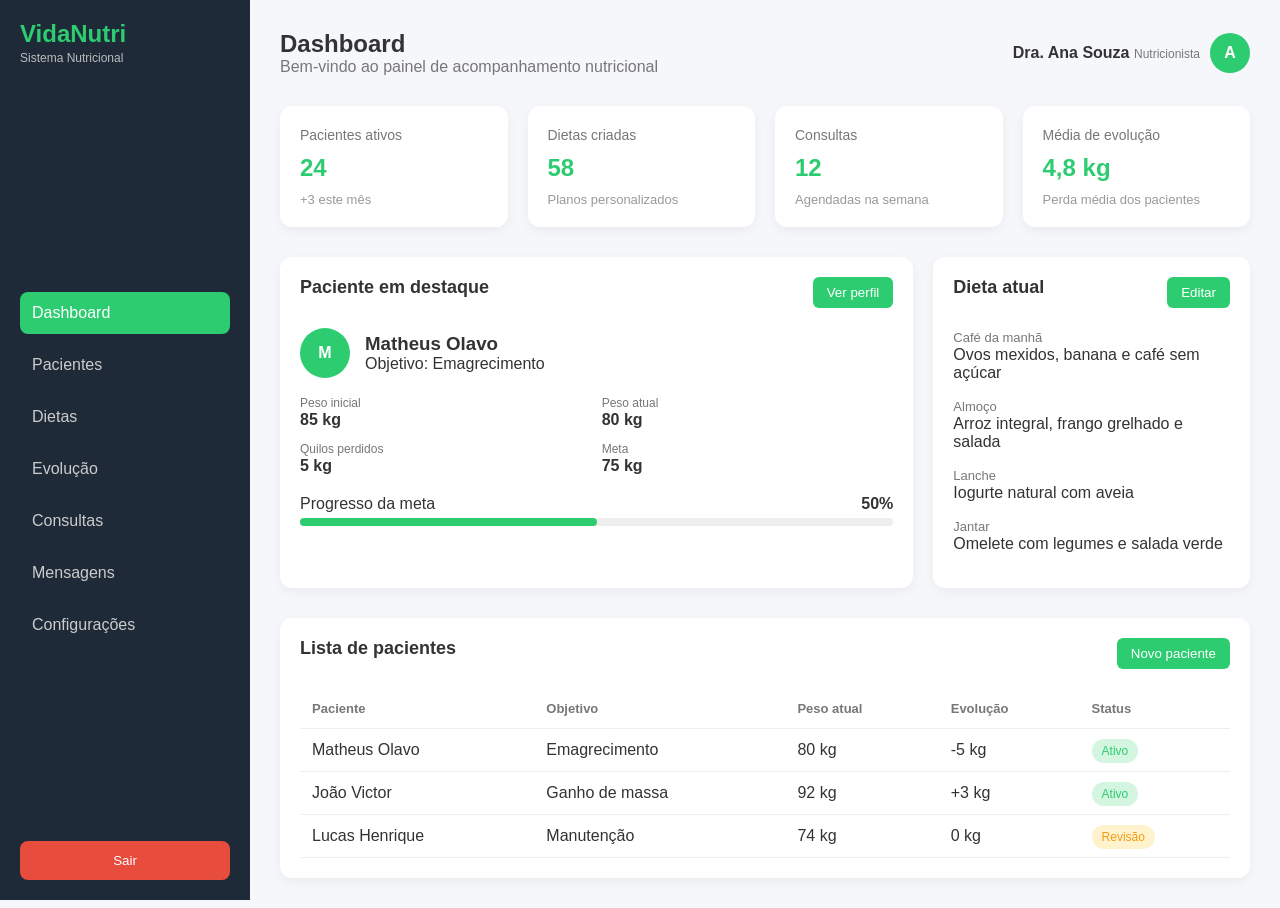
<file: index.html>
<!DOCTYPE html>
<html lang="pt-BR">
<head>
  <meta charset="UTF-8" />
  <meta name="viewport" content="width=device-width, initial-scale=1.0" />
  <title>VidaNutri | Sistema Nutricional</title>
  <link rel="stylesheet" href="style.css" />
</head>
<body>

  <aside class="sidebar">
    <div class="logo">
      <h2>VidaNutri</h2>
      <span>Sistema Nutricional</span>
    </div>

    <nav class="menu">
      <a href="index.html" class="active">Dashboard</a>
      <a href="pacientes.html">Pacientes</a>
      <a href="dietas.html">Dietas</a>
      <a href="evolucao.html">Evolução</a>
      <a href="consultas.html">Consultas</a>
      <a href="mensagens.html">Mensagens</a>
      <a href="configuracoes.html">Configurações</a>
    </nav>

    <div class="sidebar-footer">
      <button>Sair</button>
    </div>
  </aside>

  <main class="main-content">

    <header class="topbar">
      <div>
        <h1>Dashboard</h1>
        <p>Bem-vindo ao painel de acompanhamento nutricional</p>
      </div>

      <div class="profile">
        <div class="profile-info">
          <strong>Dra. Ana Souza</strong>
          <span>Nutricionista</span>
        </div>
        <div class="avatar">A</div>
      </div>
    </header>

    <section class="stats-grid">
      <div class="stat-card">
        <span>Pacientes ativos</span>
        <h2>24</h2>
        <p>+3 este mês</p>
      </div>

      <div class="stat-card">
        <span>Dietas criadas</span>
        <h2>58</h2>
        <p>Planos personalizados</p>
      </div>

      <div class="stat-card">
        <span>Consultas</span>
        <h2>12</h2>
        <p>Agendadas na semana</p>
      </div>

      <div class="stat-card">
        <span>Média de evolução</span>
        <h2>4,8 kg</h2>
        <p>Perda média dos pacientes</p>
      </div>
    </section>

    <section class="content-grid">

      <div class="card patient-card">
        <div class="card-header">
          <h2>Paciente em destaque</h2>
          <button>Ver perfil</button>
        </div>

        <div class="patient-profile">
          <div class="patient-avatar">M</div>

          <div>
            <h3>Matheus Olavo</h3>
            <p>Objetivo: Emagrecimento</p>
          </div>
        </div>

        <div class="patient-data">
          <div>
            <span>Peso inicial</span>
            <strong>85 kg</strong>
          </div>

          <div>
            <span>Peso atual</span>
            <strong>80 kg</strong>
          </div>

          <div>
            <span>Quilos perdidos</span>
            <strong>5 kg</strong>
          </div>

          <div>
            <span>Meta</span>
            <strong>75 kg</strong>
          </div>
        </div>

        <div class="progress-area">
          <div class="progress-info">
            <span>Progresso da meta</span>
            <strong>50%</strong>
          </div>

          <div class="progress-bar">
            <div class="progress"></div>
          </div>
        </div>
      </div>

      <div class="card diet-card">
        <div class="card-header">
          <h2>Dieta atual</h2>
          <button>Editar</button>
        </div>

        <div class="meal">
          <span>Café da manhã</span>
          <p>Ovos mexidos, banana e café sem açúcar</p>
        </div>

        <div class="meal">
          <span>Almoço</span>
          <p>Arroz integral, frango grelhado e salada</p>
        </div>

        <div class="meal">
          <span>Lanche</span>
          <p>Iogurte natural com aveia</p>
        </div>

        <div class="meal">
          <span>Jantar</span>
          <p>Omelete com legumes e salada verde</p>
        </div>
      </div>

    </section>

    <section class="card table-card">
      <div class="card-header">
        <h2>Lista de pacientes</h2>
        <button>Novo paciente</button>
      </div>

      <table>
        <thead>
          <tr>
            <th>Paciente</th>
            <th>Objetivo</th>
            <th>Peso atual</th>
            <th>Evolução</th>
            <th>Status</th>
          </tr>
        </thead>

        <tbody>
          <tr>
            <td>Matheus Olavo</td>
            <td>Emagrecimento</td>
            <td>80 kg</td>
            <td>-5 kg</td>
            <td><span class="status active">Ativo</span></td>
          </tr>

          <tr>
            <td>João Victor</td>
            <td>Ganho de massa</td>
            <td>92 kg</td>
            <td>+3 kg</td>
            <td><span class="status active">Ativo</span></td>
          </tr>

          <tr>
            <td>Lucas Henrique</td>
            <td>Manutenção</td>
            <td>74 kg</td>
            <td>0 kg</td>
            <td><span class="status pending">Revisão</span></td>
          </tr>
        </tbody>
      </table>
    </section>

  </main>

</body>
</html>
</file>
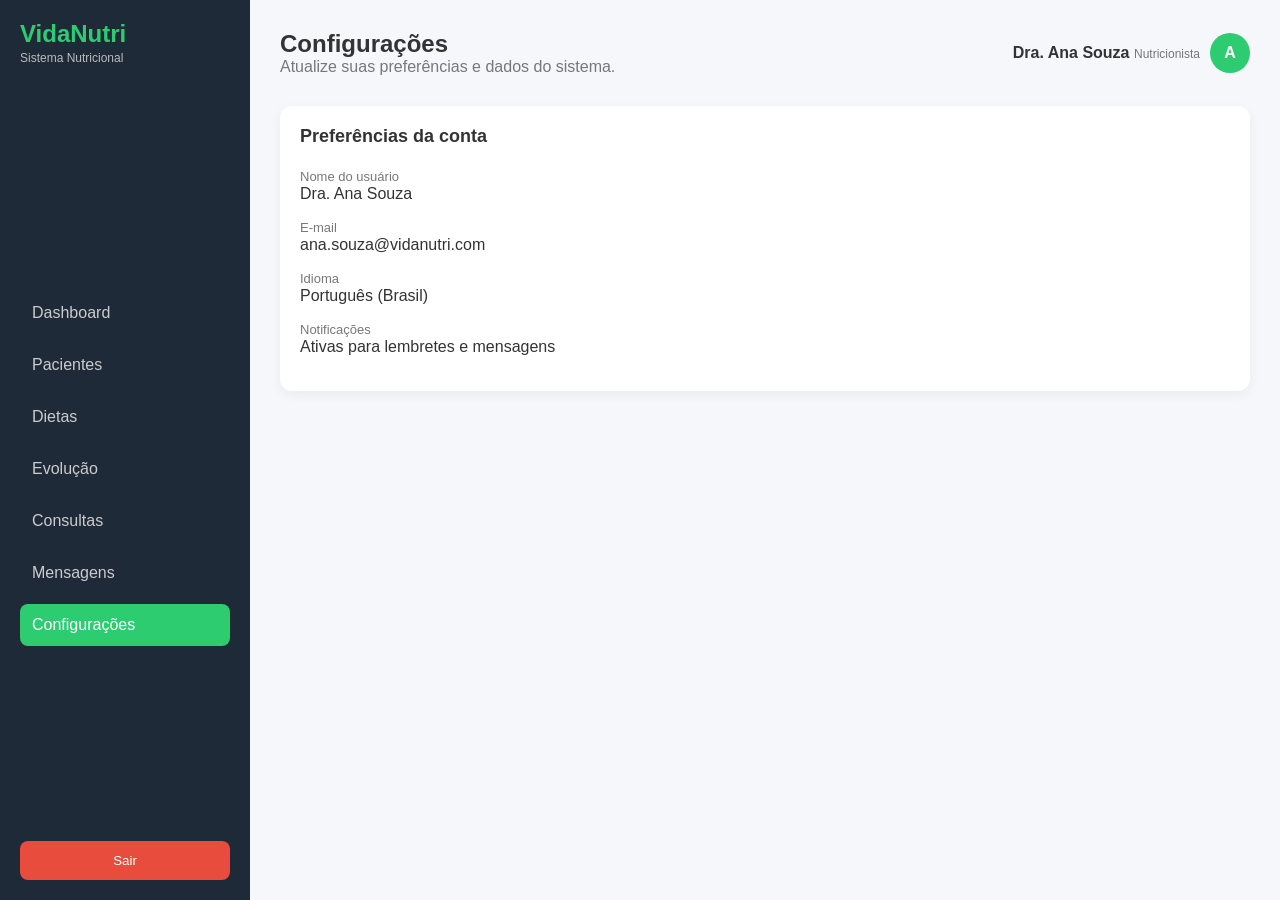
<file: configuracoes.html>
<!DOCTYPE html>
<html lang="pt-BR">
<head>
  <meta charset="UTF-8" />
  <meta name="viewport" content="width=device-width, initial-scale=1.0" />
  <title>VidaNutri | Configurações</title>
  <link rel="stylesheet" href="style.css" />
</head>
<body>

  <aside class="sidebar">
    <div class="logo">
      <h2>VidaNutri</h2>
      <span>Sistema Nutricional</span>
    </div>

    <nav class="menu">
      <a href="index.html">Dashboard</a>
      <a href="pacientes.html">Pacientes</a>
      <a href="dietas.html">Dietas</a>
      <a href="evolucao.html">Evolução</a>
      <a href="consultas.html">Consultas</a>
      <a href="mensagens.html">Mensagens</a>
      <a href="configuracoes.html" class="active">Configurações</a>
    </nav>

    <div class="sidebar-footer">
      <button>Sair</button>
    </div>
  </aside>

  <main class="main-content">
    <header class="topbar">
      <div>
        <h1>Configurações</h1>
        <p>Atualize suas preferências e dados do sistema.</p>
      </div>

      <div class="profile">
        <div class="profile-info">
          <strong>Dra. Ana Souza</strong>
          <span>Nutricionista</span>
        </div>
        <div class="avatar">A</div>
      </div>
    </header>

    <section class="card">
      <div class="card-header">
        <h2>Preferências da conta</h2>
      </div>
      <div class="meal">
        <span>Nome do usuário</span>
        <p>Dra. Ana Souza</p>
      </div>
      <div class="meal">
        <span>E-mail</span>
        <p>ana.souza@vidanutri.com</p>
      </div>
      <div class="meal">
        <span>Idioma</span>
        <p>Português (Brasil)</p>
      </div>
      <div class="meal">
        <span>Notificações</span>
        <p>Ativas para lembretes e mensagens</p>
      </div>
    </section>
  </main>

</body>
</html>
</file>
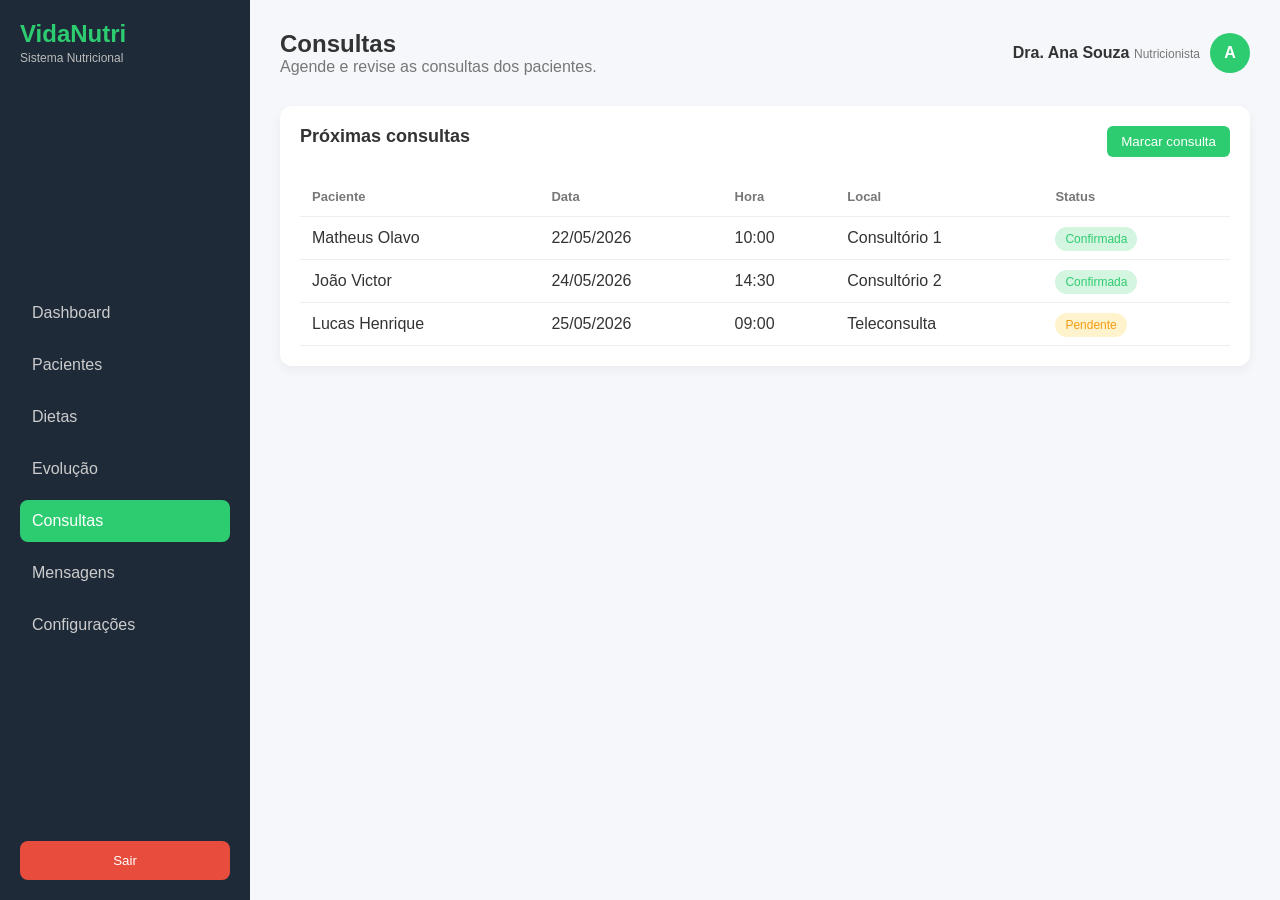
<file: consultas.html>
<!DOCTYPE html>
<html lang="pt-BR">
<head>
  <meta charset="UTF-8" />
  <meta name="viewport" content="width=device-width, initial-scale=1.0" />
  <title>VidaNutri | Consultas</title>
  <link rel="stylesheet" href="style.css" />
</head>
<body>

  <aside class="sidebar">
    <div class="logo">
      <h2>VidaNutri</h2>
      <span>Sistema Nutricional</span>
    </div>

    <nav class="menu">
      <a href="index.html">Dashboard</a>
      <a href="pacientes.html">Pacientes</a>
      <a href="dietas.html">Dietas</a>
      <a href="evolucao.html">Evolução</a>
      <a href="consultas.html" class="active">Consultas</a>
      <a href="mensagens.html">Mensagens</a>
      <a href="configuracoes.html">Configurações</a>
    </nav>

    <div class="sidebar-footer">
      <button>Sair</button>
    </div>
  </aside>

  <main class="main-content">
    <header class="topbar">
      <div>
        <h1>Consultas</h1>
        <p>Agende e revise as consultas dos pacientes.</p>
      </div>

      <div class="profile">
        <div class="profile-info">
          <strong>Dra. Ana Souza</strong>
          <span>Nutricionista</span>
        </div>
        <div class="avatar">A</div>
      </div>
    </header>

    <section class="card table-card">
      <div class="card-header">
        <h2>Próximas consultas</h2>
        <button>Marcar consulta</button>
      </div>
      <table>
        <thead>
          <tr>
            <th>Paciente</th>
            <th>Data</th>
            <th>Hora</th>
            <th>Local</th>
            <th>Status</th>
          </tr>
        </thead>
        <tbody>
          <tr>
            <td>Matheus Olavo</td>
            <td>22/05/2026</td>
            <td>10:00</td>
            <td>Consultório 1</td>
            <td><span class="status active">Confirmada</span></td>
          </tr>
          <tr>
            <td>João Victor</td>
            <td>24/05/2026</td>
            <td>14:30</td>
            <td>Consultório 2</td>
            <td><span class="status active">Confirmada</span></td>
          </tr>
          <tr>
            <td>Lucas Henrique</td>
            <td>25/05/2026</td>
            <td>09:00</td>
            <td>Teleconsulta</td>
            <td><span class="status pending">Pendente</span></td>
          </tr>
        </tbody>
      </table>
    </section>
  </main>

</body>
</html>
</file>
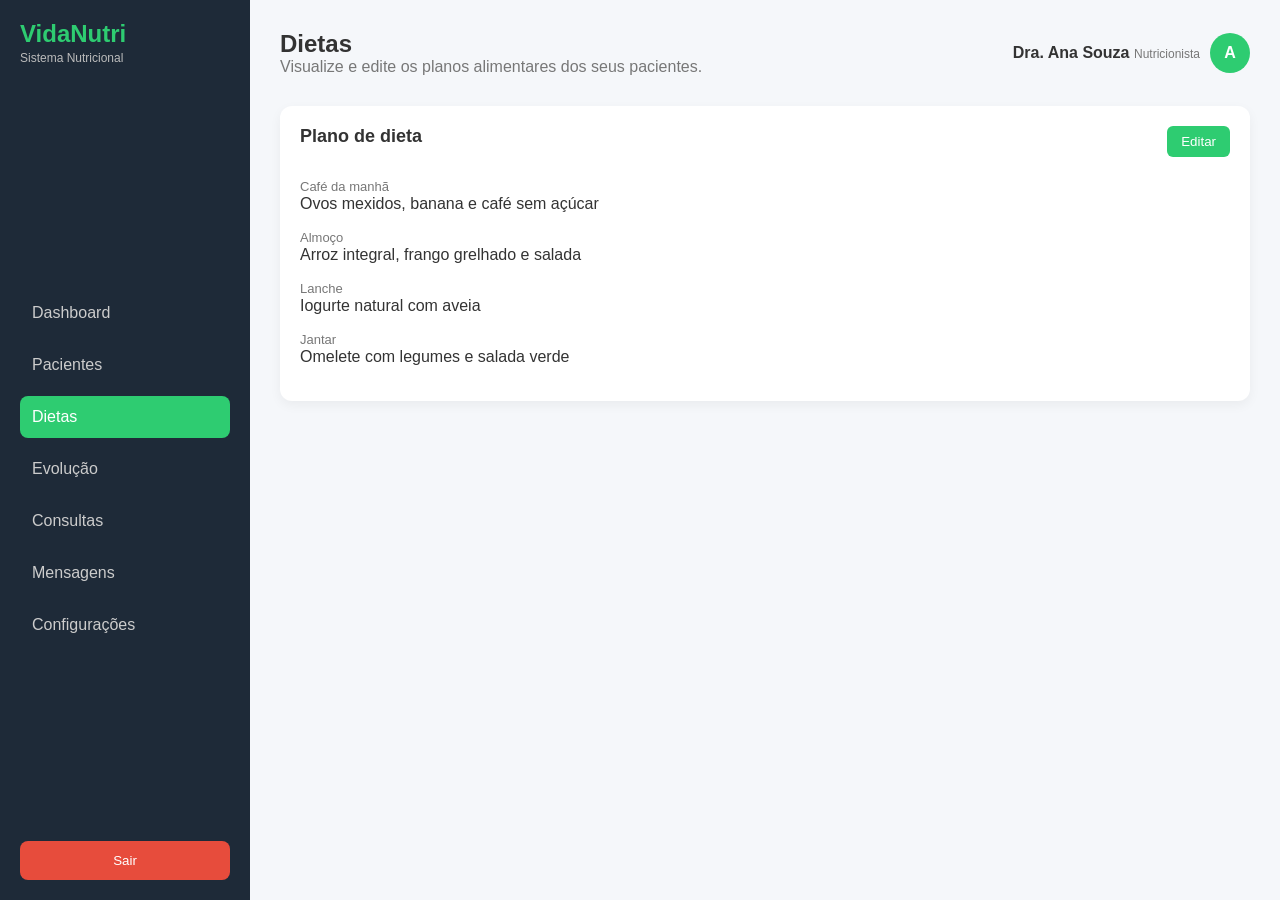
<file: dietas.html>
<!DOCTYPE html>
<html lang="pt-BR">
<head>
  <meta charset="UTF-8" />
  <meta name="viewport" content="width=device-width, initial-scale=1.0" />
  <title>VidaNutri | Dietas</title>
  <link rel="stylesheet" href="style.css" />
</head>
<body>

  <aside class="sidebar">
    <div class="logo">
      <h2>VidaNutri</h2>
      <span>Sistema Nutricional</span>
    </div>

    <nav class="menu">
      <a href="index.html">Dashboard</a>
      <a href="pacientes.html">Pacientes</a>
      <a href="dietas.html" class="active">Dietas</a>
      <a href="evolucao.html">Evolução</a>
      <a href="consultas.html">Consultas</a>
      <a href="mensagens.html">Mensagens</a>
      <a href="configuracoes.html">Configurações</a>
    </nav>

    <div class="sidebar-footer">
      <button>Sair</button>
    </div>
  </aside>

  <main class="main-content">
    <header class="topbar">
      <div>
        <h1>Dietas</h1>
        <p>Visualize e edite os planos alimentares dos seus pacientes.</p>
      </div>

      <div class="profile">
        <div class="profile-info">
          <strong>Dra. Ana Souza</strong>
          <span>Nutricionista</span>
        </div>
        <div class="avatar">A</div>
      </div>
    </header>

    <section class="card diet-card">
      <div class="card-header">
        <h2>Plano de dieta</h2>
        <button>Editar</button>
      </div>

      <div class="meal">
        <span>Café da manhã</span>
        <p>Ovos mexidos, banana e café sem açúcar</p>
      </div>
      <div class="meal">
        <span>Almoço</span>
        <p>Arroz integral, frango grelhado e salada</p>
      </div>
      <div class="meal">
        <span>Lanche</span>
        <p>Iogurte natural com aveia</p>
      </div>
      <div class="meal">
        <span>Jantar</span>
        <p>Omelete com legumes e salada verde</p>
      </div>
    </section>
  </main>

</body>
</html>
</file>
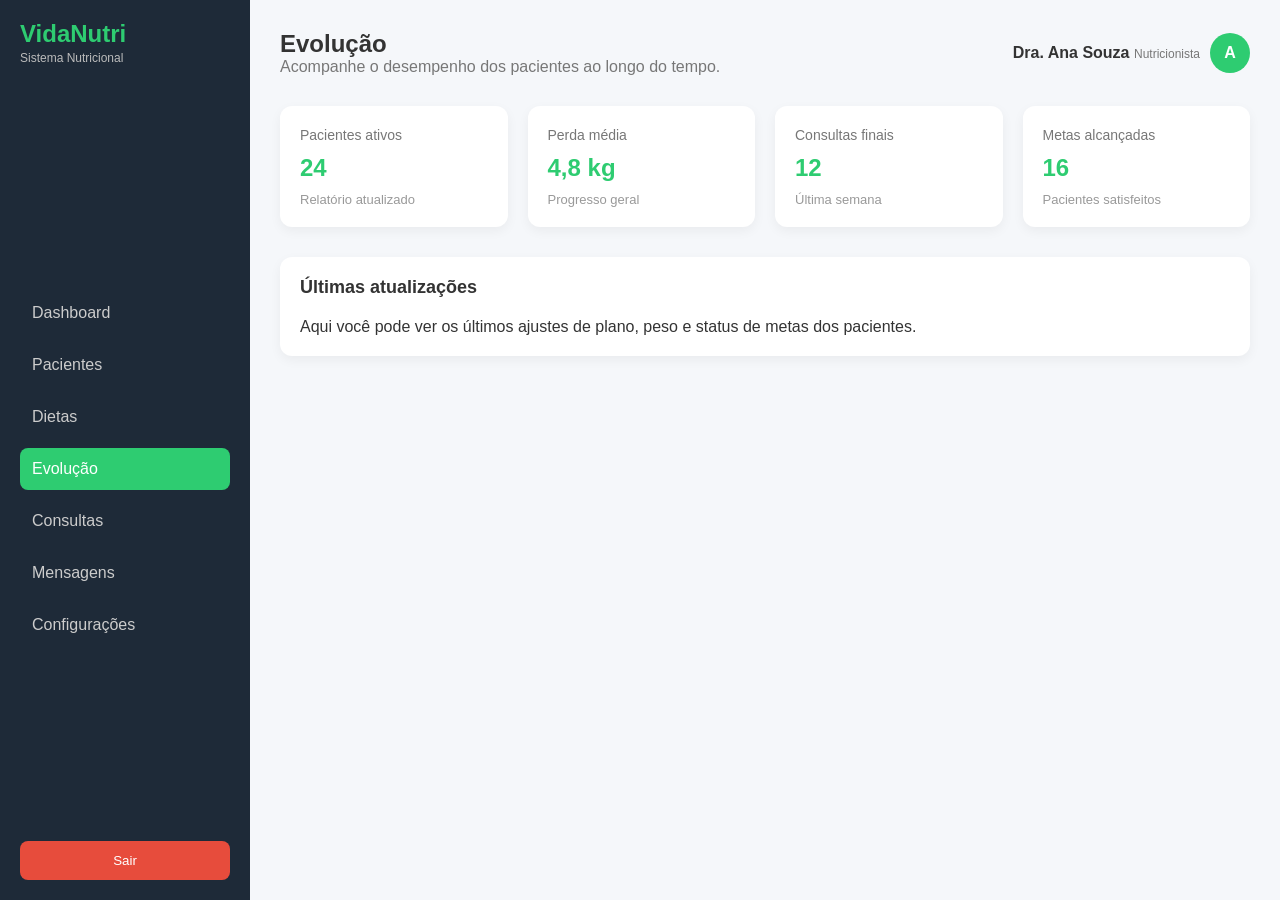
<file: evolucao.html>
<!DOCTYPE html>
<html lang="pt-BR">
<head>
  <meta charset="UTF-8" />
  <meta name="viewport" content="width=device-width, initial-scale=1.0" />
  <title>VidaNutri | Evolução</title>
  <link rel="stylesheet" href="style.css" />
</head>
<body>

  <aside class="sidebar">
    <div class="logo">
      <h2>VidaNutri</h2>
      <span>Sistema Nutricional</span>
    </div>

    <nav class="menu">
      <a href="index.html">Dashboard</a>
      <a href="pacientes.html">Pacientes</a>
      <a href="dietas.html">Dietas</a>
      <a href="evolucao.html" class="active">Evolução</a>
      <a href="consultas.html">Consultas</a>
      <a href="mensagens.html">Mensagens</a>
      <a href="configuracoes.html">Configurações</a>
    </nav>

    <div class="sidebar-footer">
      <button>Sair</button>
    </div>
  </aside>

  <main class="main-content">
    <header class="topbar">
      <div>
        <h1>Evolução</h1>
        <p>Acompanhe o desempenho dos pacientes ao longo do tempo.</p>
      </div>

      <div class="profile">
        <div class="profile-info">
          <strong>Dra. Ana Souza</strong>
          <span>Nutricionista</span>
        </div>
        <div class="avatar">A</div>
      </div>
    </header>

    <section class="stats-grid">
      <div class="stat-card">
        <span>Pacientes ativos</span>
        <h2>24</h2>
        <p>Relatório atualizado</p>
      </div>
      <div class="stat-card">
        <span>Perda média</span>
        <h2>4,8 kg</h2>
        <p>Progresso geral</p>
      </div>
      <div class="stat-card">
        <span>Consultas finais</span>
        <h2>12</h2>
        <p>Última semana</p>
      </div>
      <div class="stat-card">
        <span>Metas alcançadas</span>
        <h2>16</h2>
        <p>Pacientes satisfeitos</p>
      </div>
    </section>

    <section class="card">
      <div class="card-header">
        <h2>Últimas atualizações</h2>
      </div>
      <p>Aqui você pode ver os últimos ajustes de plano, peso e status de metas dos pacientes.</p>
    </section>
  </main>

</body>
</html>
</file>
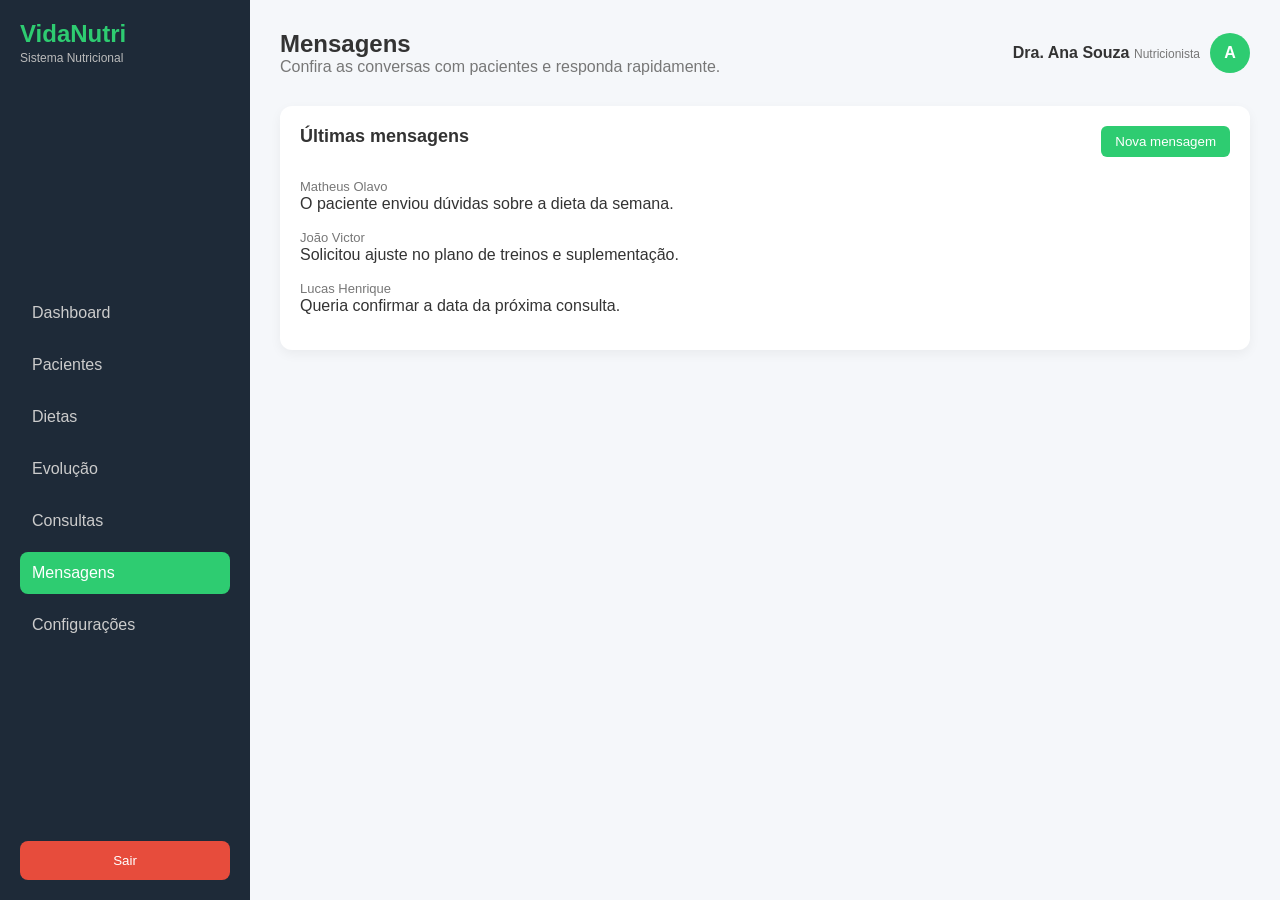
<file: mensagens.html>
<!DOCTYPE html>
<html lang="pt-BR">
<head>
  <meta charset="UTF-8" />
  <meta name="viewport" content="width=device-width, initial-scale=1.0" />
  <title>VidaNutri | Mensagens</title>
  <link rel="stylesheet" href="style.css" />
</head>
<body>

  <aside class="sidebar">
    <div class="logo">
      <h2>VidaNutri</h2>
      <span>Sistema Nutricional</span>
    </div>

    <nav class="menu">
      <a href="index.html">Dashboard</a>
      <a href="pacientes.html">Pacientes</a>
      <a href="dietas.html">Dietas</a>
      <a href="evolucao.html">Evolução</a>
      <a href="consultas.html">Consultas</a>
      <a href="mensagens.html" class="active">Mensagens</a>
      <a href="configuracoes.html">Configurações</a>
    </nav>

    <div class="sidebar-footer">
      <button>Sair</button>
    </div>
  </aside>

  <main class="main-content">
    <header class="topbar">
      <div>
        <h1>Mensagens</h1>
        <p>Confira as conversas com pacientes e responda rapidamente.</p>
      </div>

      <div class="profile">
        <div class="profile-info">
          <strong>Dra. Ana Souza</strong>
          <span>Nutricionista</span>
        </div>
        <div class="avatar">A</div>
      </div>
    </header>

    <section class="card">
      <div class="card-header">
        <h2>Últimas mensagens</h2>
        <button>Nova mensagem</button>
      </div>
      <div class="meal">
        <span>Matheus Olavo</span>
        <p>O paciente enviou dúvidas sobre a dieta da semana.</p>
      </div>
      <div class="meal">
        <span>João Victor</span>
        <p>Solicitou ajuste no plano de treinos e suplementação.</p>
      </div>
      <div class="meal">
        <span>Lucas Henrique</span>
        <p>Queria confirmar a data da próxima consulta.</p>
      </div>
    </section>
  </main>

</body>
</html>
</file>
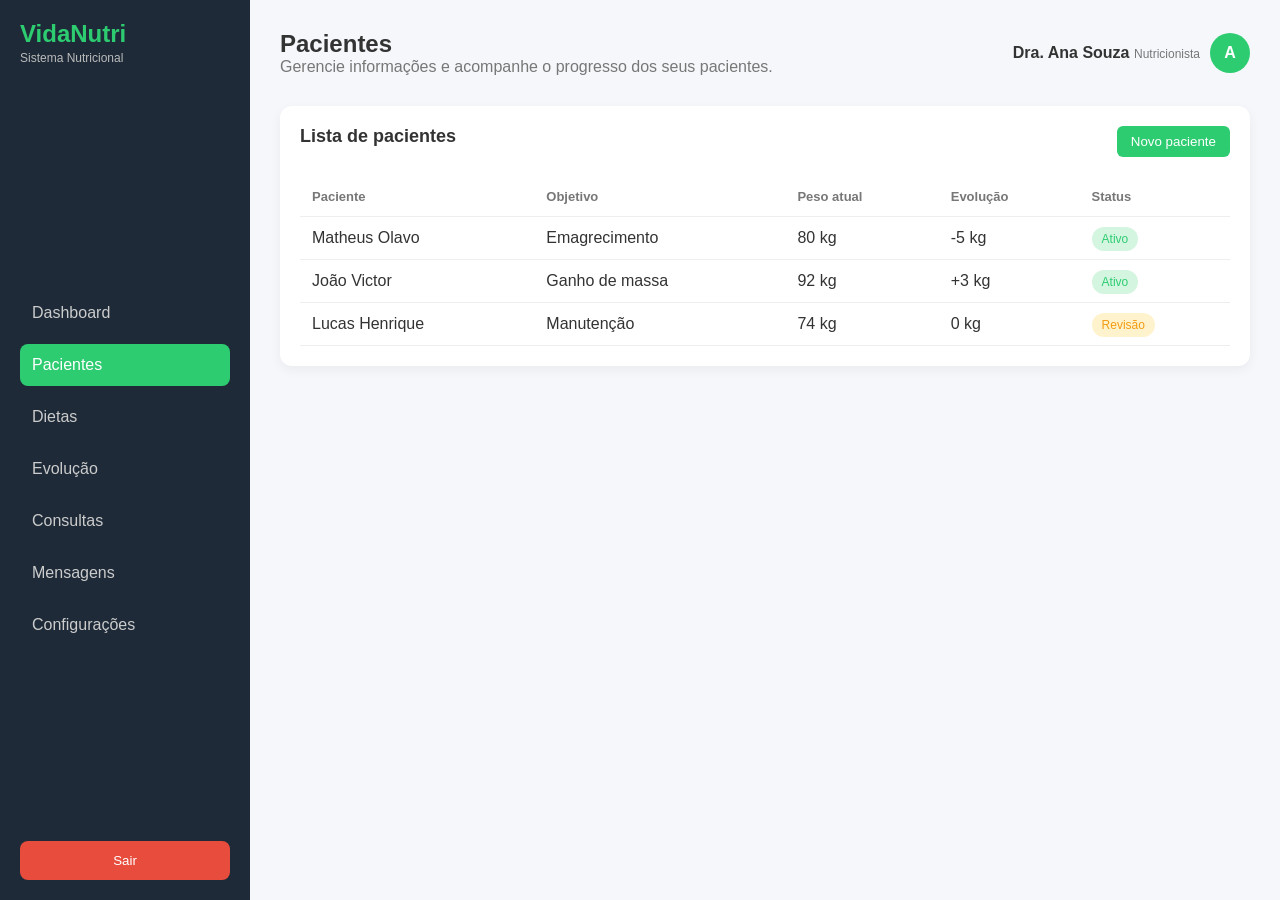
<file: pacientes.html>
<!DOCTYPE html>
<html lang="pt-BR">
<head>
  <meta charset="UTF-8" />
  <meta name="viewport" content="width=device-width, initial-scale=1.0" />
  <title>VidaNutri | Pacientes</title>
  <link rel="stylesheet" href="style.css" />
</head>
<body>

  <aside class="sidebar">
    <div class="logo">
      <h2>VidaNutri</h2>
      <span>Sistema Nutricional</span>
    </div>

    <nav class="menu">
      <a href="index.html">Dashboard</a>
      <a href="pacientes.html" class="active">Pacientes</a>
      <a href="dietas.html">Dietas</a>
      <a href="evolucao.html">Evolução</a>
      <a href="consultas.html">Consultas</a>
      <a href="mensagens.html">Mensagens</a>
      <a href="configuracoes.html">Configurações</a>

    </nav>

    <div class="sidebar-footer">
      <button>Sair</button>
    </div>
  </aside>

  <main class="main-content">
    <header class="topbar">
      <div>
        <h1>Pacientes</h1>
        <p>Gerencie informações e acompanhe o progresso dos seus pacientes.</p>
      </div>

      <div class="profile">
        <div class="profile-info">
          <strong>Dra. Ana Souza</strong>
          <span>Nutricionista</span>
        </div>
        <div class="avatar">A</div>
      </div>
    </header>

    <section class="card table-card">
      <div class="card-header">
        <h2>Lista de pacientes</h2>
        <button>Novo paciente</button>
      </div>

      <table>
        <thead>
          <tr>
            <th>Paciente</th>
            <th>Objetivo</th>
            <th>Peso atual</th>
            <th>Evolução</th>
            <th>Status</th>
          </tr>
        </thead>
        <tbody>
          <tr>
            <td>Matheus Olavo</td>
            <td>Emagrecimento</td>
            <td>80 kg</td>
            <td>-5 kg</td>
            <td><span class="status active">Ativo</span></td>
          </tr>
          <tr>
            <td>João Victor</td>
            <td>Ganho de massa</td>
            <td>92 kg</td>
            <td>+3 kg</td>
            <td><span class="status active">Ativo</span></td>
          </tr>
          <tr>
            <td>Lucas Henrique</td>
            <td>Manutenção</td>
            <td>74 kg</td>
            <td>0 kg</td>
            <td><span class="status pending">Revisão</span></td>
          </tr>
        </tbody>
      </table>
    </section>
  </main>

</body>
</html>
</file>
<file: style.css>
* {
  margin: 0;
  padding: 0;
  box-sizing: border-box;
  font-family: "Segoe UI", Arial, sans-serif;
}

body {
  display: flex;
  background: #f5f7fa;
  color: #333;
}

/* SIDEBAR */
.sidebar {
  width: 250px;
  height: 100vh;
  background: #1e2a38;
  color: #fff;
  display: flex;
  flex-direction: column;
  justify-content: space-between;
  padding: 20px;
  position: fixed;
}

.logo h2 {
  color: #2ecc71;
}

.logo span {
  font-size: 12px;
  color: #bbb;
}

.menu {
  margin-top: 40px;
}

.menu a {
  display: block;
  padding: 12px;
  margin-bottom: 10px;
  text-decoration: none;
  color: #ccc;
  border-radius: 8px;
  transition: 0.3s;
}

.menu a:hover,
.menu .active {
  background: #2ecc71;
  color: #fff;
}

.sidebar-footer button {
  width: 100%;
  padding: 12px;
  border: none;
  background: #e74c3c;
  color: white;
  border-radius: 8px;
  cursor: pointer;
}

/* MAIN */
.main-content {
  margin-left: 250px;
  padding: 30px;
  width: 100%;
}

/* TOPBAR */
.topbar {
  display: flex;
  justify-content: space-between;
  align-items: center;
  margin-bottom: 30px;
}

.topbar h1 {
  font-size: 24px;
}

.topbar p {
  color: #777;
}

.profile {
  display: flex;
  align-items: center;
  gap: 10px;
}

.profile-info span {
  font-size: 12px;
  color: #777;
}

.avatar {
  width: 40px;
  height: 40px;
  background: #2ecc71;
  color: #fff;
  display: flex;
  align-items: center;
  justify-content: center;
  border-radius: 50%;
  font-weight: bold;
}

/* STATS */
.stats-grid {
  display: grid;
  grid-template-columns: repeat(4, 1fr);
  gap: 20px;
  margin-bottom: 30px;
}

.stat-card {
  background: #fff;
  padding: 20px;
  border-radius: 12px;
  box-shadow: 0 4px 12px rgba(0,0,0,0.05);
}

.stat-card span {
  color: #777;
  font-size: 14px;
}

.stat-card h2 {
  margin: 10px 0;
  color: #2ecc71;
}

.stat-card p {
  font-size: 13px;
  color: #999;
}

/* GRID */
.content-grid {
  display: grid;
  grid-template-columns: 2fr 1fr;
  gap: 20px;
  margin-bottom: 30px;
}

/* CARD */
.card {
  background: #fff;
  padding: 20px;
  border-radius: 12px;
  box-shadow: 0 4px 12px rgba(0,0,0,0.05);
}

.card-header {
  display: flex;
  justify-content: space-between;
  margin-bottom: 20px;
}

.card-header h2 {
  font-size: 18px;
}

.card-header button {
  padding: 8px 14px;
  background: #2ecc71;
  border: none;
  color: #fff;
  border-radius: 6px;
  cursor: pointer;
}
.auth-card {
  max-width: 580px;
  margin: 0 auto;
}

.auth-form {
  display: grid;
  gap: 18px;
}

.form-group {
  display: grid;
  gap: 8px;
}

.form-group label {
  color: #555;
  font-size: 14px;
}

.auth-form input {
  width: 100%;
  padding: 12px 14px;
  border: 1px solid #ddd;
  border-radius: 10px;
  font-size: 14px;
}

.auth-actions {
  display: flex;
  justify-content: space-between;
  gap: 10px;
  flex-wrap: wrap;
}

.auth-actions button {
  padding: 12px 18px;
  border: none;
  border-radius: 10px;
  cursor: pointer;
  color: #fff;
  background: #2ecc71;
}

.auth-actions button.secondary {
  background: #ecf0f1;
  color: #333;
}
/* PACIENTE */
.patient-profile {
  display: flex;
  align-items: center;
  gap: 15px;
  margin-bottom: 15px;
}

.patient-avatar {
  width: 50px;
  height: 50px;
  background: #2ecc71;
  color: #fff;
  border-radius: 50%;
  display: flex;
  align-items: center;
  justify-content: center;
  font-weight: bold;
}

.patient-data {
  display: grid;
  grid-template-columns: repeat(2, 1fr);
  gap: 10px;
}

.patient-data span {
  font-size: 12px;
  color: #777;
}

.patient-data strong {
  display: block;
}

/* PROGRESS */
.progress-area {
  margin-top: 20px;
}

.progress-info {
  display: flex;
  justify-content: space-between;
  margin-bottom: 5px;
}

.progress-bar {
  width: 100%;
  height: 8px;
  background: #eee;
  border-radius: 10px;
}

.progress {
  width: 50%;
  height: 100%;
  background: #2ecc71;
  border-radius: 10px;
}

/* DIETA */
.meal {
  margin-bottom: 15px;
}

.meal span {
  font-size: 13px;
  color: #777;
}

.meal p {
  font-weight: 500;
}

/* TABELA */
.table-card table {
  width: 100%;
  border-collapse: collapse;
}

.table-card th,
.table-card td {
  text-align: left;
  padding: 12px;
  border-bottom: 1px solid #eee;
}

.table-card th {
  color: #777;
  font-size: 13px;
}

.status {
  padding: 5px 10px;
  border-radius: 20px;
  font-size: 12px;
}

.status.active {
  background: #d4f5e0;
  color: #2ecc71;
}

.status.pending {
  background: #fff3cd;
  color: #f39c12;
}

/* RESPONSIVO */
@media (max-width: 1000px) {
  .stats-grid {
    grid-template-columns: repeat(2, 1fr);
  }

  .content-grid {
    grid-template-columns: 1fr;
  }
}

@media (max-width: 700px) {
  .sidebar {
    display: none;
  }

  .main-content {
    margin-left: 0;
  }
}
</file>
